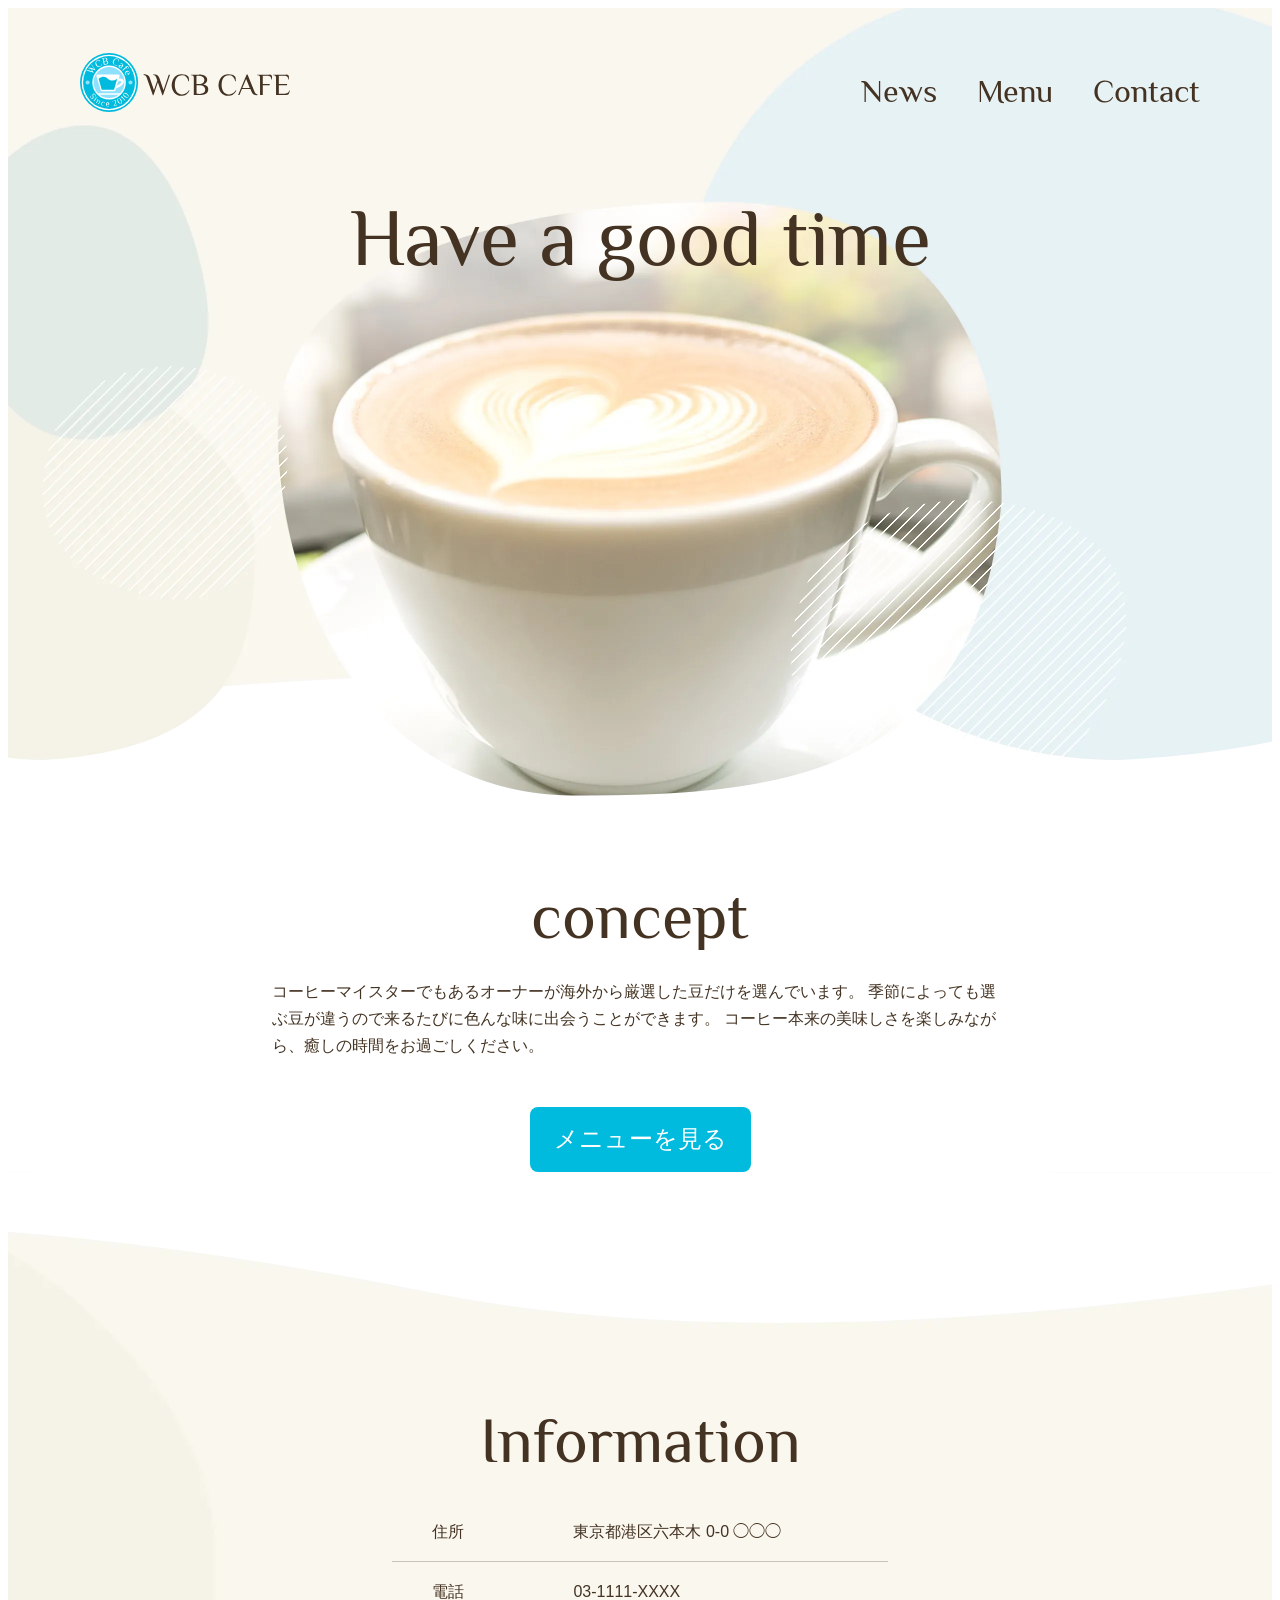
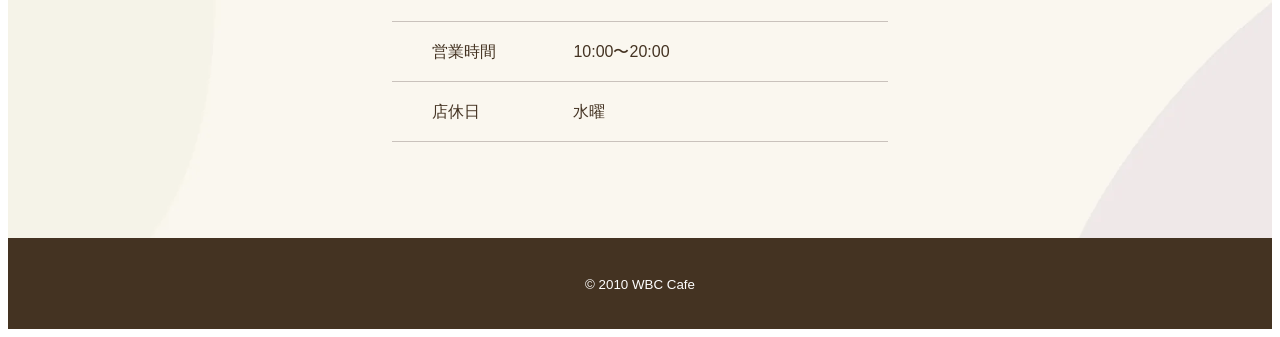
<file: index.html>
<!DOCTYPE html>
<html lang="ja">
<head>
    <meta charset="UTF-8">
    <title>WBC Cafe</title>
    <!-- "description"「説明」 -->
    <meta name="description" content="厳選された豆を使ったコーヒーを提供するカフェ">
<!-- Webサイトを適切な大きさに表示する⇓　常に固定 -->
    <meta name="viewport" content="width=device-width, initial-scale=1">
    <!-- ファビコン -->
     <link rel="icon" type="image/png" href="images/favicon.png">

    <!-- リセットcss -->
     <!-- <link rel="stylesheet" href="https://unpkg.com/ress/dist/ress.min.css"> -->

     <!-- googleフォント -->
      <link rel="preconnect" href="https://fonts.googleapis.com">
      <link rel="preconnect" href="https://fonts.gstatic.com" crossorigin>
      <link href="https://fonts.googleapis.com/css2?family=Philosopher&display=swap" rel="stylesheet">
        
     <!-- オリジナルCSSファイル -->
     <link rel="stylesheet" href="css/style.css">

    <meta name="google-site-verification" content="uKLvyzI1eV0G-3VYWqjZUSSjidxAScZJ2Uc-wYOQbR8" />
    <meta name="google-site-verification" content="uKLvyzI1eV0G-3VYWqjZUSSjidxAScZJ2Uc-wYOQbR8" />
</head>

<body>
<div class="cover cover-home">
    <!-- ヘッダー部分 -->
    <header class="page-header wrapper">
        <h1 class="align-center">
            <a href="index.html"><img class="logo" src="images/logo.svg" alt="WCBカフェホーム"></a>

        </h1>
        <nav>
            <ul class="main-nav font-english">
                <li><a href="news.html">News</a></li>
                <li><a href="menu.html">Menu</a></li>
                <li><a href="contact.html">Contact</a></li>
            </ul>

        </nav>
    </header>

    <h2 class="page-title font-english">Have a good time</h2>
</div>

    <section class="about">
        <h3 class="heading-large font-english">concept</h3>
        <p>
            コーヒーマイスターでもあるオーナーが海外から厳選した豆だけを選んでいます。
            季節によっても選ぶ豆が違うので来るたびに色んな味に出会うことができます。
            コーヒー本来の美味しさを楽しみながら、癒しの時間をお過ごしください。
        </p>
    </section>
        
<div class="align-center">
            <a class="btn" href="menu.html">メニューを見る</a>
</div>
    <!-- ↓ footer ↓ -->
    <footer class="page-footer">
            <h3 class="heading-large font-english">Information</h3>
            <table class="info">
                <tr>
                    <th>住所</th>
                    <td>東京都港区六本木 0-0 ◯◯◯</td>
                </tr>
                <tr>
                    <th>電話</th>
                    <td>03-1111-XXXX</td>
                </tr>
                <tr>
                    <th>営業時間</th>
                    <td>10:00〜20:00</td>
                </tr>
                <tr>
                    <th>店休日</th>
                    <td>水曜</td>
                </tr>
         </table>
<div  class="copyright">
         <small>&copy; 2010 WBC Cafe</small>
</div>
    </footer>

</body>
</html>
</file>
<file: css/style.css>
html{
    font-size: 100%;
}
body{
  font-family:"Hiragino Kaku Gothic ProN", "Hiragino Sans", "BIZ UDPGothic", sans-serif;
  line-height: 1.7;
  color: #432;
}
/* テキストに付いている「装飾（下線など）」を消すための命令 */
a{
  text-decoration: none;
}

img{
  max-width: 100%;
}

/* スマートフォンバージョン */
/* --------------------------------------------------------------------------------- */
/* レイアウト(class) */
/* align（アライン）「一直線にする」「並べる」 */
/* (h1)(selection) */

 .wrapper{
  max-width: 1120px;
  margin: auto;
  padding: 0 1.5rem;
 }

.align-center{
  text-align: center;
}


/* --------------------------------------------------------------------------------- */
/* <header> class */
/* padding=要素の内側の余白 */
/* 0.5rem=8px */
.page-header{
  padding-top: .5rem;
}

/* --------------------------------------------------------------------------------- */
/* header→h1→a */
.logo{
  width: 210px;
}

/* --------------------------------------------------------------------------------- */
/* ！重要！ <nav> class */
/* flex=親要素に display: flex;を指定するだけで、子要素が自動的に並び替えができる。 */
/* justify-contentFlexboxやGridコンテナー内で、子要素（アイテム）を主軸（並ぶ方向）に沿ってどのように配置・整列するかを指定するプロパティ */
/* gap=FlexboxやGridコンテナー内の要素と要素の間の隙間（余白）をまとめて指定できる一括指定プロパティ */
/* gap=2.5rem→40px */
 /* list-style: none;はリストの・を無くすもの */

.main-nav {
  display: flex;
  justify-content: center;
  gap:2.5rem;
  font-size:1.5rem;
  list-style: none;
}

/* main-nav classの中にある <a> タグ（リンクテキスト）の色 */
.main-nav a {
  color: #432;
}

/* main-nav a:hover（マウスを乗せたときのスタイル） */
.main-nav a:hover {
  color: #0bd;
}


/* --------------------------------------------------------------------------------- */
/* 見出し(h2)(h3)class */
/* (h2) */
.font-english{
  font-family: 'Philosopher', sans-serif;
  font-weight: normal;
}
/* text-align:ブロック要素やテーブルセルの中にあるテキストや画像などの水平方向（左右）の配置場所を指定するためのもの */
/* margin-top:外側の上の余白
line-height:テキストの「行の高さ」を指定し、結果として行間（上下の余白）を調整するための設定。
単位が無いのは全体の比率に対して1.4倍と自動変更できるようにしている*/

/* .page-title{
  font-size: 3rem;
  text-align: center;
  margin-top: 2rem;
  line-height: 1.4;
} */

/* (h3) */
.page-title,
.heading-large,
.heading-medium{
  font-size: 3rem;
  text-align: center;
  margin-bottom: 1rem;
  margin-top: 2rem;
  line-height: 1.4;
}

/* ボタン */
/* border-radius: 8px; とは、要素の四隅の角を「半径8px」の丸みに設定する（角を丸くする）ためのプロパティ */
 /* transition: （アニメーションさせる）機能 */
 /* inline-block;横並び。inlineと違い幅・高さが指定できる */

.btn{
  display: inline-block;
  font-size: 1.5rem;
  background-color: #0bd;
  color: #fff;
  border-radius: 8px;
  padding: .75rem 1.5rem;
  transition: .5s;
}

.btn:hover {
  background-color: #0090aa;
  scale: 1.2;
}

/* iframe */
iframe{
  width: 100%;
}
/* ------------------------------- */ 
/* footer */
/* border-spacing: 0; 隙間調整 */
/* margin: auto; トップ、ライト、ボトム、レフトをオート機能にする。 */

.page-footer{
  background-image: url(../images/footer-s.webp);
  background-size: cover;
  background-position: center;
  padding-top: 12rem;
}
.info {
    width: 100%;
    max-width: 544px;
    margin: auto;
    padding: 0 1.5rem;
    border-spacing: 0;
}
.info th,
.info td {
    border-bottom: 1px solid #c9c2bc;
}
.info th {
    text-align: left;
    font-weight: normal;
    padding: 1rem;
}
.info td {
    padding: 1rem 0;
}

/* div------------------------------------------------------ */
.copyright{
  background-color: #432;
  text-align: center;
  padding: 2rem 0;
  margin-top: 6rem;
  color: #fff;
}


/* div------------------------------------------------------ */
/*cover cover-home class */
/* "cover cover-home"は「共通の基本デザイン」と「特定のページ専用デザイン」を分離して使い回す（効率化する）ため。
HTML側ではスペース区切りで書きますが、CSSファイル側では別々のクラスとして定義します。 */
/* .cover｛｝はこれからほかのページでも使用するため、cover cover-homeと分けている。 */
/* image:～.webpは背景の画像が透過できる画像ファイル */
/* background-position: center bottom;は画像を下に合わせて800PXにする */
/* ヘッダーカバー */
.cover{
  background-size: cover;
  background-position: center bottom;
  height: 800px;
}

.sub-cover{
  background-size: cover;
  background-position: center bottom;
  height: 528px;
  margin-bottom: 4rem;
}

/* HOME */
.cover-home {
    background-image: url(../images/cover-home-s.webp);
}
.about {
    max-width: 736px;
    padding: 0 1.5rem;
    margin: 3rem auto 0;
}
.about p {
    margin-bottom: 3rem;
}


 /* NEWS  */
.cover-news{
  background-image: url(../images/cover-news-s.webp);
}

/* 記事部分 */
.post {
    margin-bottom: 3rem;
}
.post-title {
    font-weight: normal;
    margin-bottom: 1.25rem;
}
.post-info {
    display: flex;
    gap: 1rem;
    margin-bottom: 2rem;
}
.post-cat {
    display: flex;
    gap: .5rem;
    list-style: none;
}
.post-cat a {
    color: #432;
    background-color: #faf7f0;
    border-radius: 8px;
    font-size: .875rem;
    padding: .5rem .75rem;
}
.post-cat a:hover {
    background-color: #c9c2bc;
}
.post-date {
    font-size: .875rem;
}
.post-thumbnail {
    border-radius: 16px;
    margin-bottom: 1.5rem;
}
.post p {
    margin-bottom: 1.5rem;
    line-height: 2;
}

/* サイドバー */
.side-menu {
    list-style: none;
    text-align: center;
    margin-bottom: 4rem;
}
.side-menu li {
    border-bottom: 1px solid #c9c2bc;
}

/* display: block;とは項目の幅いっぱいまでをクリックできる */
.side-menu a {
    color: #432;
    display: block;
    padding: 1rem;
}
.side-menu a:hover {
    color: #0bd;
}

/* 画像を消す display: none; */
.ad{
  display: none;
}


/* MENU */
.cover-menu{
  background-image: url(../images/cover-menu-s.webp);
}

/* grid-template-columns:
親要素に display: grid; を指定した上でこのプロパティを設定すると、子要素（アイテム）を並べる縦の列を自由に定義できます
• 固定値（px など）: grid-template-columns: 100px 200px;（1列目が100px、2列目が200px）
• 比率（fr）: grid-template-columns: 1fr 2fr;（利用できる幅を 1:2 の比率で分ける）
• 繰り返し（repeat(): grid-template-columns: repeat(3, 1fr);（同じ幅の列を3つ作る）
• 自動調整（auto など） */
.grid{
  display: grid;
  gap: 2rem 1.5rem;
  grid-template-columns: repeat(2,1fr);
  text-align: center;
}

/* aspect-ratio: 横 / 縦 の形式で比率を指定 */
/* border-radius とは、Webページ上のボックスや画像などの角を丸くするためのCSSプロパティ */
/* object-fit: cover;は画像や動画を変形させずにトリミングしたり、比率を保ったままボックス全体に収めたりできます。 */
.item img{
  aspect-ratio: 1/1;
  object-fit: cover;
  border-radius: 16px;
}
.item p{
  font-size: .875rem;
}

/* contact */
.cover-contact{
  background-image: url(../images/cover-contact-s.webp);
}

/* 店舗情報 */
.location{
  margin-bottom: 3.5rem;
}
.location-info{
  margin-bottom: 2rem;
}
.location-info .info{
  padding: 0;
}

/* お問い合わせ */
.email{
  max-width: 916px;
  background-color: #faf7f0;
  border-radius: 48px;
  padding: 1.5rem 2.5rem 2.5rem;
  margin: 0 auto 2rem;
}
.email p{
  margin: 1rem 0 2rem;
}

/* sns */
.sns-item{
  margin-bottom: 2rem;
}
.sns-item .heading-medium{
  margin-bottom: 5rem;
}
.sns-youtube{
aspect-ratio: 16/9;
}
.sns-youtube iframe{
  height: 100%;
}


/* div------------------------------------------------------ */
/*about class */
/* max-width: （最大の広さの指定）736px;にすることでデスクトップのサイズで表示しても文章が画面いっぱいに広がらなく表示される。 */
/* padding: 0 1.5rem;（内側の余白）
意味: 「上下の余白は 0」「左右の余白は 1.5rem」 に設定する指定です。
仕組み（2値の法則）：padding を値2つで書いた場合、「1つ目の値＝上下」「2つ目の値＝左右」 を意味します。
margin: 3rem auto 0;（外側の余白と中央揃え）
意味: 「上の外側余白は 3rem」「左右は自動計算（中央配置）」「下の外側余白は 0」 に設定する指定です。 */

.about{
  max-width: 736px;
  padding:0 1.5rem;
  margin: 3rem auto 0;
}
.about p {
  margin-bottom: 3rem;
}

/* Media Queries(メディアクエリー)とは------------------------------------------------------  */
/* ユーザーの見ている環境に合わせて画面のスタイルを変更する  */
/* Media Queriesをつけることにいよりパソコンス用スタイルになる。 */
/* Media Queriesは一番下の段に追加する。そうしないとスマートフォン用に上書きされる。 */
/* 画面サイズが800PX超えたら文字の色が赤くなる設定 */
/* 画面 */
/* ｈ１の文字サイズの変更はclassがついているのでｈ2のままだと優先順位で効力がなくなるのでclassをつけて変更する */
/* 【練習】 */
/* @media (min-width:800px){
  h2{color: red;
    }
    .page-title{
  font-size: 5rem;
}
} */

/* デスクトップ版 */
/* 画面サイズが800PX超えたら文字の色が赤くなる設定 */


@media (min-width:800px){
  /* 見出し */
  .page-title
  {font-size: 5em;
    }
  .heading-large{
    font-size: 4rem;
  }
 
  .main-nav{
    font-size: 2rem;
  }
  .post-title{
  font-size: 2rem;
   }
}

 /* ヘッダー部分 */
 .page-header{
  display: flex;
  justify-content: space-between;
  padding-top: 1.5rem
 }
 .main-nav{
  font-size: 2rem;
 }

 /* ヘッダーカバー画像 */
 .sub-cover{
  height: 400px;
  margin-bottom: 6rem;
 }

 /* Home */
 /* パソコン用にしたら画面のレイアウトが変わる仕組み */
 .cover-home{
  background-image: url(../images/cover-home-l.webp);
 }
.about{
  margin: 4rem auto 0;
}

/* NEWS */
.cover-news{
  background-image: url(../images/cover-news-l.webp);
}
.news-contents{
  display: flex;
  justify-content: space-between;
}
/* order：並びの順序を変える時に使用する。 */
.post{
  width: 60%;
  order: 2;
}

.sidebar{
  width:22%;
  order: 3;
}

/* 画像を表示 display: block; */
.ad{
  display: block;
  order: 1;
}

.sidebar .heading-medium{
  line-height: 1;
  margin-bottom: 1rem;
}

/* contact */
.cover-contact{
  background-image: url(../images/cover-contact-l.webp);
}
.location{
  display: flex;
  gap: 2rem;
}
.location-info{
  width: 32%;
}
.location-info .info th{
  padding-left: 2rem;
}
.location-map{
  width: 64%;
}
.email{
  margin-bottom: 4rem;
}
.sns{
  display: flex;
  align-items: flex-start;
  gap: 2rem;
  margin-bottom: 0;
}
.sns-item{
  flex: 1;
}

/* フッター */
.page-footer{
  background-image: url(../images/footer-l.webp);
  padding-top: 12rem;
}
.info th{
  padding-left: 2.5rem;
}

/* MENU */
.cover-menu{
  background-image: url(../images/cover-menu-l.webp);
}
.grid{
  gap:3rem 2rem;
  grid-template-columns: repeat(3,1fr);
}
.item img{
  margin-bottom: .5rem;
}
.item p{
  font-size: 1rem;
}

.item-big{
  grid-column: 1/3;
  grid-row: 1/3;
}
.item-big img{
  height: 94.5%;
  width: 100%;
}
</file>
